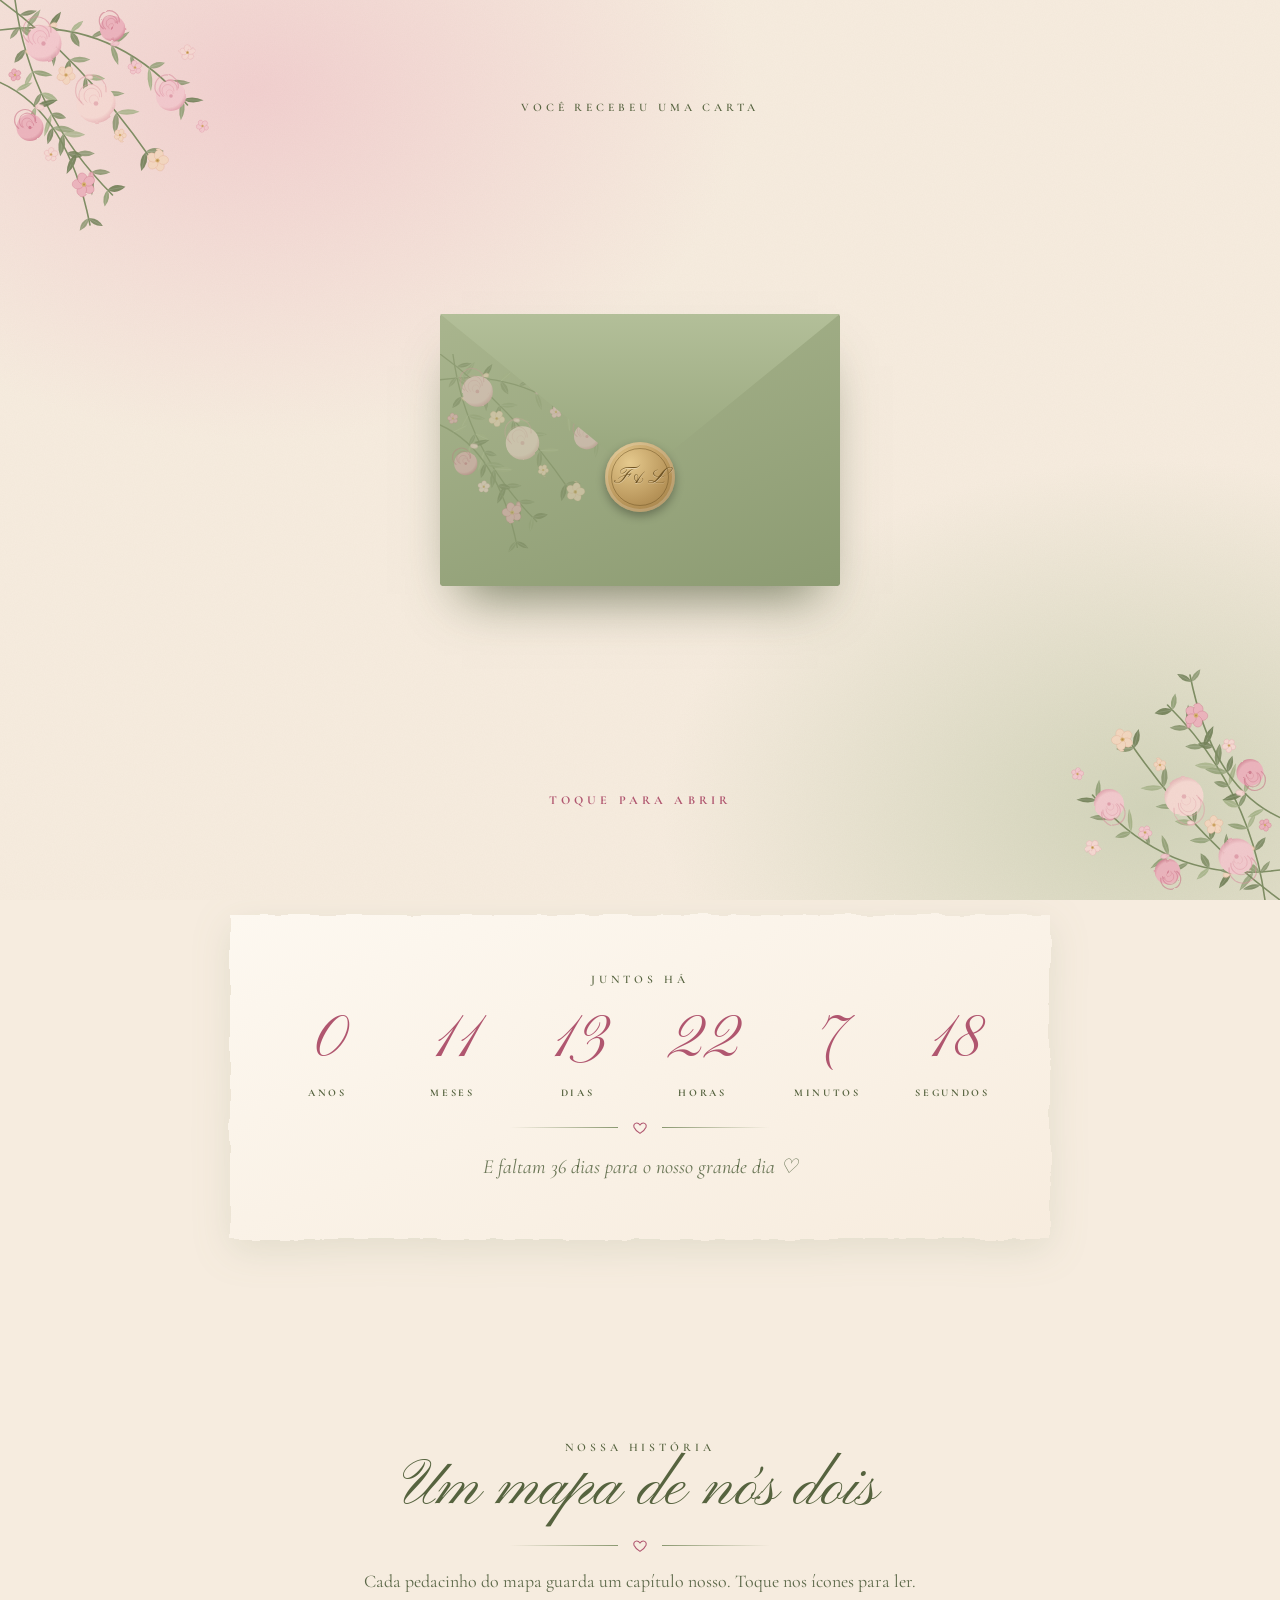
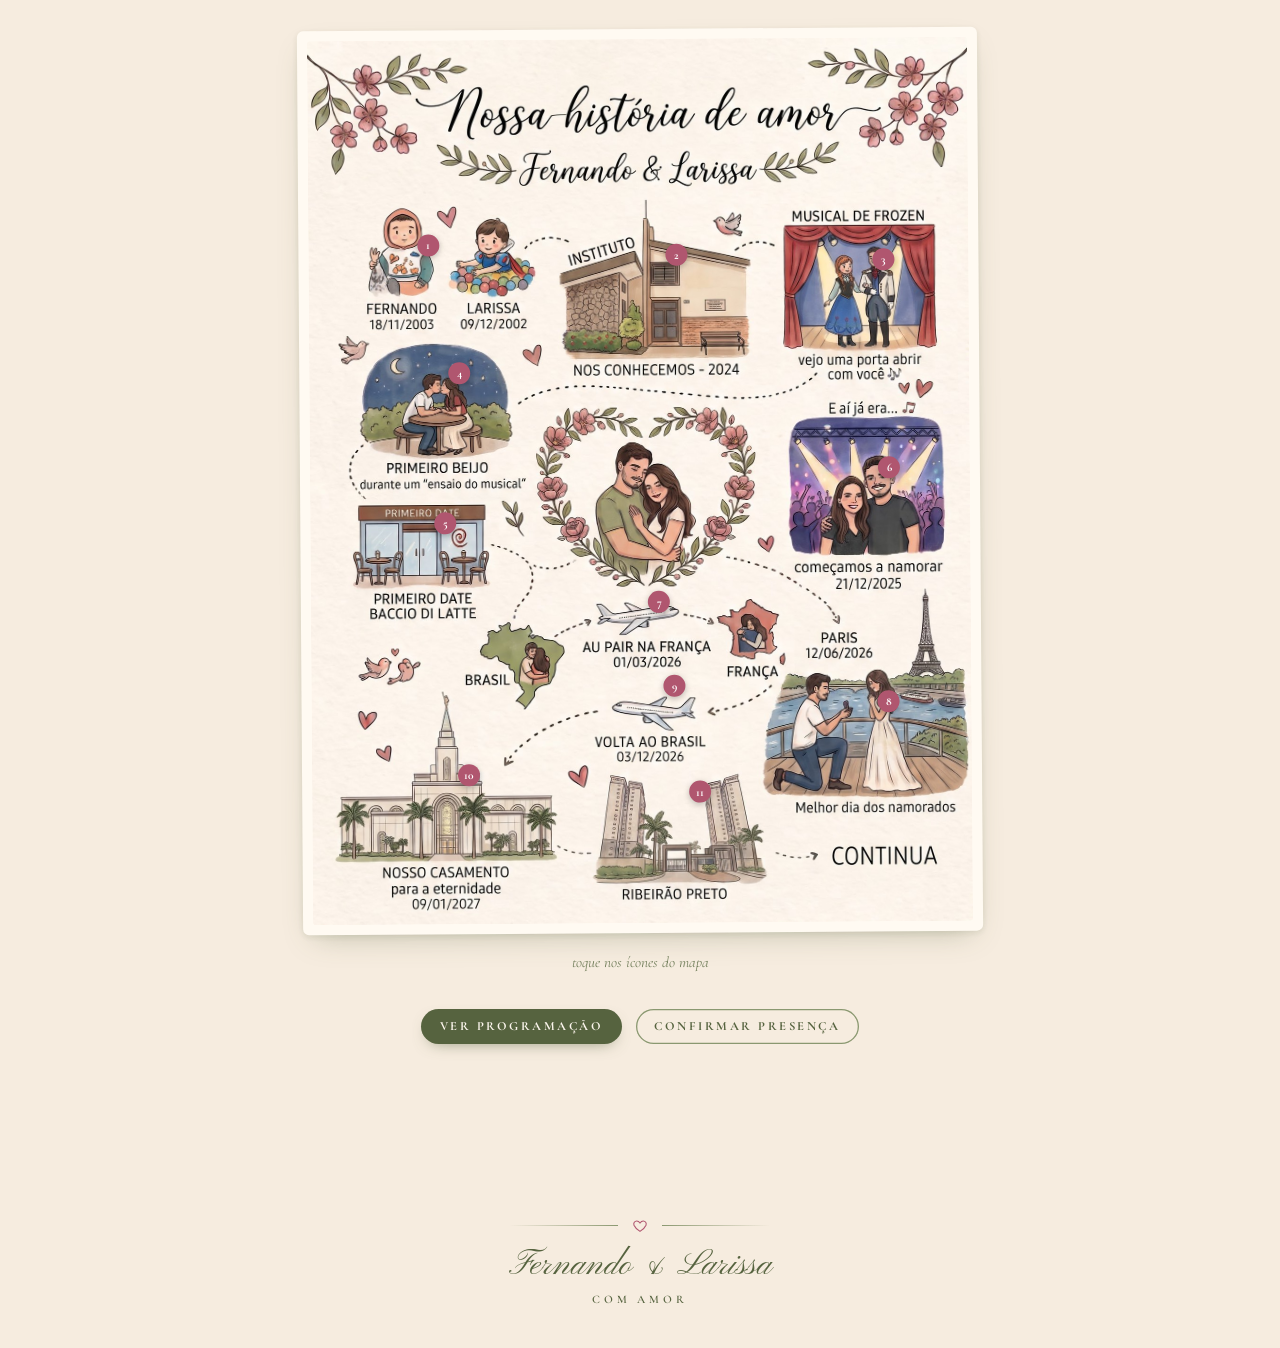
<file: casamento/index.html>
<!doctype html>
<html lang="pt-BR">
<head>
<meta charset="utf-8">
<meta name="viewport" content="width=device-width,initial-scale=1,viewport-fit=cover">
<title>Fernando &amp; Larissa</title>
<meta name="theme-color" content="#f6ecdf">
<link rel="preconnect" href="https://fonts.googleapis.com"><link rel="preconnect" href="https://fonts.gstatic.com" crossorigin>
<link href="https://fonts.googleapis.com/css2?family=Caveat:wght@500;700&family=Cormorant+Garamond:ital,wght@0,500;0,600;0,700;1,500&family=Pinyon+Script&family=VT323&display=swap" rel="stylesheet">
<link rel="stylesheet" href="css/styles.css">
</head>
<body data-page="home" class="lock">
<div class="intro" id="intro"></div>
<main>
  <section class="hero">
    <span class="fl fl-tl"></span><span class="fl fl-br"></span>
    <div>
      <p class="eyebrow">vamos nos casar</p>
      <h1 id="names"></h1>
      <div class="divider" id="dv"></div>
      <p class="meta" id="meta"></p>
      <a class="scrollhint" href="#juntos">nossa história</a>
    </div>
  </section>

  <section id="juntos" style="padding-top:20px">
    <div class="wrap">
      <div class="timer paper">
        <p class="eyebrow">juntos há</p>
        <div class="units" id="units"></div>
        <div class="divider" id="dv2"></div>
        <p class="countdown" id="countdown"></p>
      </div>
    </div>
  </section>

  <section id="historia">
    <div class="wrap">
      <div class="story-head">
        <p class="eyebrow">nossa história</p>
        <h2 class="script">Um mapa de nós dois</h2>
        <div class="divider" id="dv3"></div>
        <p class="lede" id="storyIntro"></p>
      </div>
      <div class="mapbox"><div class="mapinner" id="map"></div></div>
      <p class="maphint">toque nos ícones do mapa</p>
      <div class="cta-row">
        <a class="btn" href="programacao.html">Ver programação</a>
        <a class="btn ghost" href="presenca.html">Confirmar presença</a>
      </div>
    </div>
  </section>
</main>
<script src="js/data.js"></script>
<script src="js/common.js"></script>
<script src="js/home.js"></script>
</body>
</html>
</file>
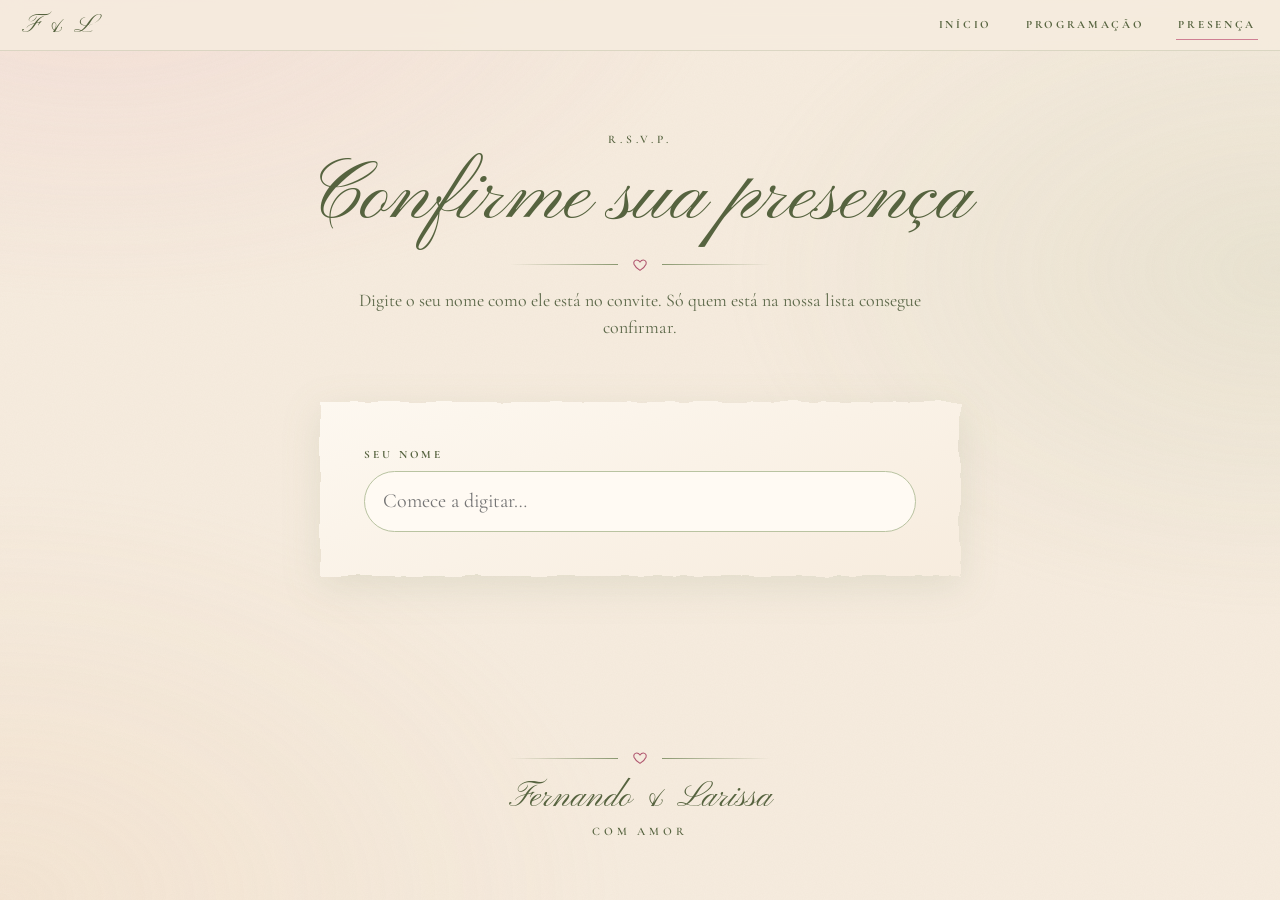
<file: casamento/presenca.html>
<!doctype html>
<html lang="pt-BR">
<head>
<meta charset="utf-8">
<meta name="viewport" content="width=device-width,initial-scale=1,viewport-fit=cover">
<title>Presença · Fernando &amp; Larissa</title>
<meta name="theme-color" content="#f6ecdf">
<link rel="preconnect" href="https://fonts.googleapis.com"><link rel="preconnect" href="https://fonts.gstatic.com" crossorigin>
<link href="https://fonts.googleapis.com/css2?family=Caveat:wght@500;700&family=Cormorant+Garamond:ital,wght@0,500;0,600;0,700;1,500&family=Pinyon+Script&family=VT323&display=swap" rel="stylesheet">
<link rel="stylesheet" href="css/styles.css">
</head>
<body data-page="rsvp">
<main>
  <div class="page-head wrap"><p class="eyebrow">r.s.v.p.</p><h1 class="script">Confirme sua presença</h1><div class="divider" id="dv"></div><p class="lede">Digite o seu nome como ele está no convite. Só quem está na nossa lista consegue confirmar.</p></div>
  <section style="padding-top:30px"><div class="wrap rsvp" id="rsvp"></div></section>
</main>
<script src="js/data.js"></script>
<script src="js/common.js"></script>
<script src="js/rsvp.js"></script>
</body>
</html>
</file>
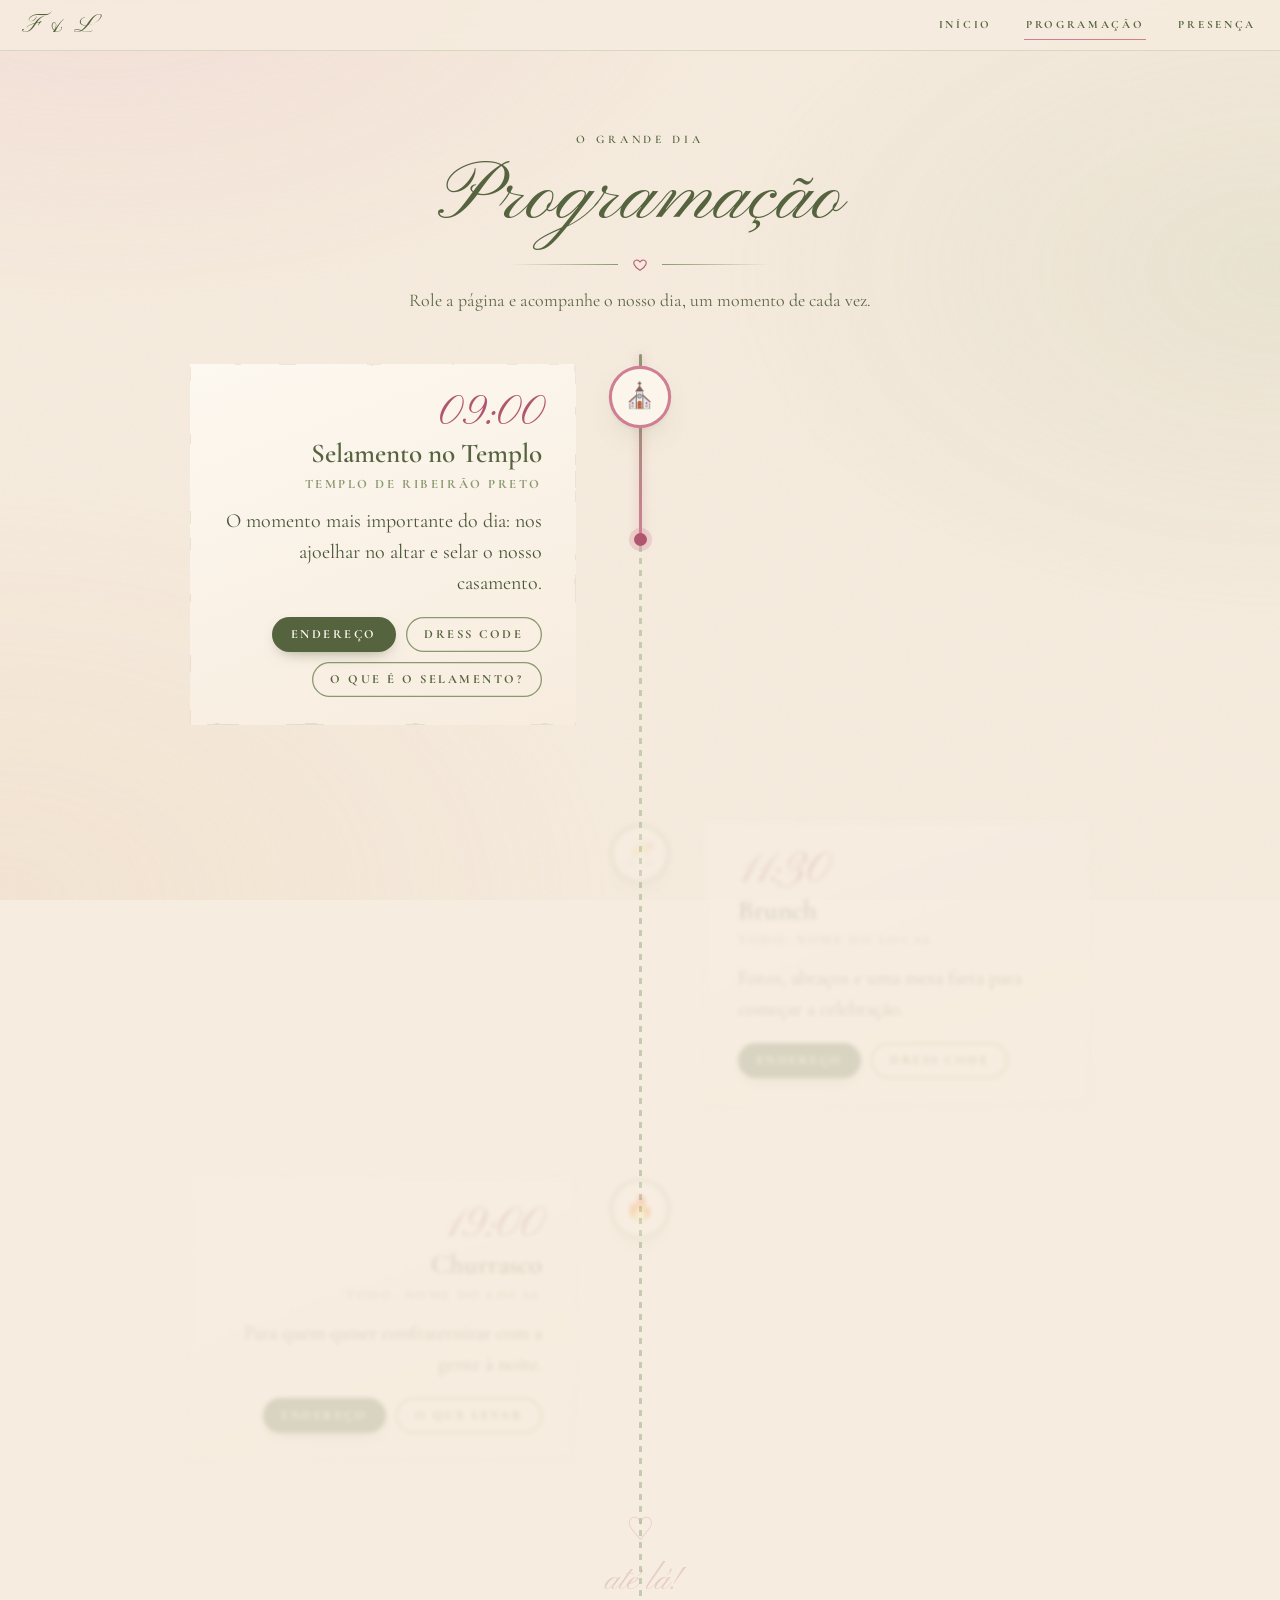
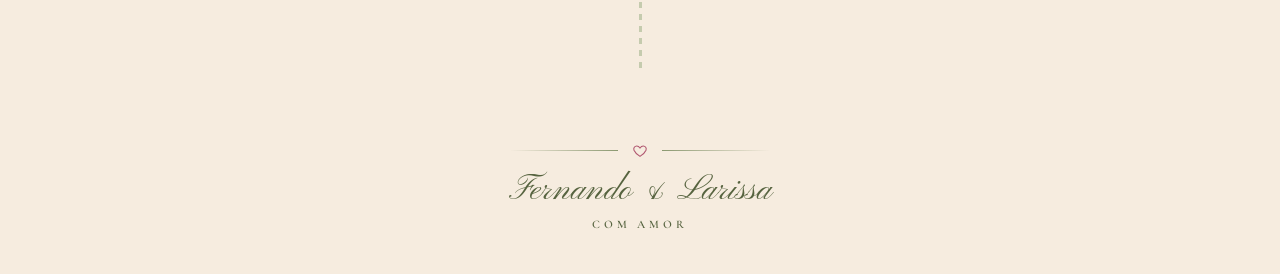
<file: casamento/programacao.html>
<!doctype html>
<html lang="pt-BR">
<head>
<meta charset="utf-8">
<meta name="viewport" content="width=device-width,initial-scale=1,viewport-fit=cover">
<title>Programação · Fernando &amp; Larissa</title>
<meta name="theme-color" content="#f6ecdf">
<link rel="preconnect" href="https://fonts.googleapis.com"><link rel="preconnect" href="https://fonts.gstatic.com" crossorigin>
<link href="https://fonts.googleapis.com/css2?family=Caveat:wght@500;700&family=Cormorant+Garamond:ital,wght@0,500;0,600;0,700;1,500&family=Pinyon+Script&family=VT323&display=swap" rel="stylesheet">
<link rel="stylesheet" href="css/styles.css">
</head>
<body data-page="prog">
<main>
  <div class="page-head wrap"><p class="eyebrow">o grande dia</p><h1 class="script">Programação</h1><div class="divider" id="dv"></div><p class="lede">Role a página e acompanhe o nosso dia, um momento de cada vez.</p></div>
  <div class="wrap"><div class="tl" id="tl"><div class="tl-line"></div><div class="tl-fill" id="fill"></div><div id="items"></div><div class="tl-end" id="end">até lá!</div></div></div>
</main>
<script src="js/data.js"></script>
<script src="js/common.js"></script>
<script src="js/timeline.js"></script>
</body>
</html>
</file>
<file: casamento/css/styles.css>
:root{
  --cream:#f6ecdf; --paper:#fbf5ec; --blush:#efc4c9; --rose:#cf7f93; --rose-d:#b0566f;
  --sage:#8a9870; --sage-d:#56633f; --sage-l:#b9c3a1; --peach:#ecc9a6; --gold:#b8955a; --ink:#4b5739;
  --serif:'Cormorant Garamond',Georgia,serif; --script:'Pinyon Script','Snell Roundhand',cursive; --hand:'Caveat',cursive;
  --shadow:0 12px 30px -12px rgba(86,99,63,.35),0 2px 6px rgba(86,99,63,.12);
}
*{box-sizing:border-box;margin:0;padding:0}
html{scroll-behavior:smooth;-webkit-text-size-adjust:100%}
body{font-family:var(--serif);font-size:20px;line-height:1.55;color:var(--ink);background:var(--cream);overflow-x:hidden;min-height:100vh;position:relative}
body::before{content:"";position:fixed;inset:0;z-index:0;pointer-events:none;opacity:.55;
  background:
   radial-gradient(900px 500px at 8% -5%,rgba(239,196,201,.55),transparent 70%),
   radial-gradient(800px 500px at 100% 30%,rgba(185,195,161,.35),transparent 70%),
   radial-gradient(900px 600px at 0% 100%,rgba(236,201,166,.35),transparent 70%)}
body::after{content:"";position:fixed;inset:0;z-index:0;pointer-events:none;opacity:.5;mix-blend-mode:multiply;
  background-image:url("data:image/svg+xml;utf8,<svg xmlns='http://www.w3.org/2000/svg' width='220' height='220'><filter id='n'><feTurbulence type='fractalNoise' baseFrequency='.9' numOctaves='2'/><feColorMatrix values='0 0 0 0 .55  0 0 0 0 .45  0 0 0 0 .35  0 0 0 .1 0'/></filter><rect width='220' height='220' filter='url(%23n)'/></svg>")}
body.lock{overflow:hidden}
main,header.nav,footer{position:relative;z-index:1}
img{max-width:100%;display:block}
a{color:inherit}
button{font:inherit;color:inherit;cursor:pointer;border:0;background:none}
.sr{position:absolute;width:1px;height:1px;overflow:hidden;clip:rect(0 0 0 0)}

/* tipografia */
.eyebrow{font-size:.72rem;letter-spacing:.34em;text-transform:uppercase;color:var(--sage-d);font-weight:600}
.script{font-family:var(--script);font-weight:400;line-height:1.05;color:var(--sage-d)}
h2.script{font-size:clamp(2.6rem,8vw,4rem)}
.lede{max-width:34em;margin:0 auto;text-align:center;font-size:1.12rem;color:#5b6748}
.divider{display:flex;align-items:center;justify-content:center;gap:14px;color:var(--sage);margin:14px auto;max-width:260px}
.divider::before,.divider::after{content:"";height:1px;flex:1;background:linear-gradient(90deg,transparent,var(--sage))}
.divider::after{background:linear-gradient(270deg,transparent,var(--sage))}
.divider svg{width:16px;height:16px;fill:none;stroke:var(--rose-d);stroke-width:1.6}

/* botões */
.btn{display:inline-flex;align-items:center;justify-content:center;gap:.5em;padding:.62em 1.5em;border-radius:999px;font-size:.78rem;letter-spacing:.2em;text-transform:uppercase;font-weight:700;text-decoration:none;
  background:var(--sage-d);color:#fbf5ec;transition:.25s;box-shadow:0 6px 16px -8px rgba(86,99,63,.7)}
.btn:hover{background:var(--rose-d);transform:translateY(-1px)}
.btn.ghost{background:transparent;color:var(--sage-d);box-shadow:inset 0 0 0 1.3px var(--sage)}
.btn.ghost:hover{background:var(--sage-d);color:#fbf5ec}
.btn.rose{background:var(--rose-d)}
.btn:focus-visible,.hs:focus-visible,.nav a:focus-visible,input:focus-visible{outline:2px solid var(--rose-d);outline-offset:3px}

/* papel com borda irregular */
.paper{position:relative;isolation:isolate}
.paper::before{content:"";position:absolute;inset:0;z-index:-1;background:linear-gradient(160deg,#fdf8f0,#f7ecde);filter:url(#deckle) drop-shadow(0 10px 18px rgba(86,99,63,.22))}

/* florais */
.fl{position:absolute;width:var(--fs,230px);aspect-ratio:1;background:url(../assets/floral.svg) no-repeat center/contain;pointer-events:none;opacity:.95}
.fl.fl-tl{top:0;left:0}
.fl.fl-tr{top:0;right:0;transform:scaleX(-1)}
.fl.fl-bl{bottom:0;left:0;transform:scaleY(-1)}
.fl.fl-br{bottom:0;right:0;transform:scale(-1,-1)}

/* nav */
.nav{position:sticky;top:0;z-index:50;display:flex;align-items:center;justify-content:space-between;gap:12px;padding:10px 22px;background:rgba(246,236,223,.82);backdrop-filter:blur(10px);border-bottom:1px solid rgba(138,152,112,.25)}
.nav .logo{white-space:nowrap;font-family:var(--script);font-size:1.7rem;color:var(--sage-d);text-decoration:none;line-height:1}
.nav nav{display:flex;gap:clamp(10px,3vw,30px)}
.nav nav a{font-size:.7rem;letter-spacing:.24em;text-transform:uppercase;font-weight:700;text-decoration:none;color:var(--sage-d);padding:6px 2px;border-bottom:1.5px solid transparent}
.nav nav a[aria-current=page]{border-color:var(--rose)}
footer{text-align:center;padding:60px 20px 40px;color:var(--sage-d)}
footer .script{font-size:2.2rem}

/* seções */
.wrap{width:min(1000px,100% - 36px);margin:0 auto}
section{padding:clamp(50px,9vw,100px) 0}
.page-head{text-align:center;padding:clamp(40px,8vw,80px) 0 10px}
.page-head .script{font-size:clamp(3rem,11vw,5.2rem);margin-top:6px}

/* HERO */
.hero{position:relative;min-height:calc(100svh - 56px);display:grid;place-items:center;text-align:center;padding:60px 18px}
.hero .fl{--fs:min(46vw,330px)}
.hero h1{font-family:var(--script);font-weight:400;font-size:clamp(3.4rem,15vw,8rem);line-height:1;color:var(--sage-d)}
.hero h1 em{display:block;font-size:.5em;color:var(--rose-d);margin:.05em 0}
.hero .meta{letter-spacing:.34em;text-transform:uppercase;font-size:.8rem;font-weight:600;color:var(--sage-d)}
.scrollhint{margin-top:34px;display:inline-block;font-size:.7rem;letter-spacing:.3em;text-transform:uppercase;color:var(--rose-d);text-decoration:none}
.scrollhint::after{content:"";display:block;width:1px;height:38px;margin:10px auto 0;background:linear-gradient(var(--rose),transparent);animation:drip 2s infinite}
@keyframes drip{0%{transform:scaleY(0);transform-origin:top}50%{transform:scaleY(1);transform-origin:top}51%{transform-origin:bottom}100%{transform:scaleY(0);transform-origin:bottom}}

/* CRONÔMETRO */
.timer{position:relative;text-align:center;padding:clamp(34px,6vw,56px) clamp(18px,4vw,46px);margin:0 auto;max-width:820px}
.timer .units{display:grid;grid-template-columns:repeat(3,1fr);gap:clamp(8px,2.4vw,22px);margin:22px 0 6px}
@media(min-width:700px){.timer .units{grid-template-columns:repeat(6,1fr)}}
.unit b{display:block;font-family:var(--script);font-weight:400;font-size:clamp(2.6rem,9vw,3.6rem);line-height:1.1;color:var(--rose-d);font-variant-numeric:tabular-nums}
.unit span{font-size:.64rem;letter-spacing:.26em;text-transform:uppercase;font-weight:700;color:var(--sage-d)}
.countdown{margin-top:16px;font-style:italic;color:#6a7656}

/* HISTÓRIA + MAPA */
.story-head{text-align:center;margin-bottom:34px}
.mapbox{max-width:680px;margin:0 auto;position:relative;border-radius:6px;padding:10px;background:#fffaf2;box-shadow:var(--shadow);transform:rotate(-.4deg)}
.mapinner{position:relative;line-height:0;border-radius:3px;overflow:hidden}
.mapinner img{width:100%;height:auto}
.hs{position:absolute;width:clamp(40px,8vw,64px);aspect-ratio:1;transform:translate(-50%,-50%);border-radius:50%}
.hs::before,.hs::after{content:"";position:absolute;inset:0;border-radius:50%;border:2px solid var(--rose-d);opacity:.0;animation:ping 2.6s infinite}
.hs::after{animation-delay:1.3s}
.hs:hover::before,.hs:focus-visible::before{opacity:.8}
.hs i{position:absolute;right:-4px;top:-4px;min-width:22px;height:22px;padding:0 5px;border-radius:11px;background:var(--rose-d);color:#fff;font:700 .72rem/22px var(--serif);text-align:center;font-style:normal;box-shadow:0 2px 6px rgba(0,0,0,.25);line-height:22px}
@keyframes ping{0%{transform:scale(.7);opacity:.85}80%,100%{transform:scale(1.5);opacity:0}}
.maphint{text-align:center;margin-top:18px;font-style:italic;font-size:.95rem;color:#76825f}
.cta-row{display:flex;flex-wrap:wrap;gap:14px;justify-content:center;margin-top:34px}

/* MODAL */
.modal{position:fixed;inset:0;z-index:200;display:grid;place-items:center;padding:16px;background:rgba(60,70,44,.5);backdrop-filter:blur(4px);opacity:0;pointer-events:none;transition:opacity .3s}
.modal.on{opacity:1;pointer-events:auto}
.sheet{position:relative;width:min(560px,100%);max-height:min(88svh,820px);overflow:auto;border-radius:10px;background:var(--paper);box-shadow:0 30px 70px -20px rgba(0,0,0,.5);padding:46px clamp(22px,5vw,40px) 34px;transform:translateY(24px) scale(.97);transition:transform .35s cubic-bezier(.2,.8,.2,1);overscroll-behavior:contain}
.modal.on .sheet{transform:none}
.sheet::before{content:"";position:sticky;top:-46px;display:block;height:0}
.sheet .fl{--fs:150px;opacity:.9}
.sheet > *{position:relative}
.sheet h3{font-family:var(--script);font-weight:400;font-size:2.6rem;line-height:1.1;color:var(--sage-d);text-align:center;margin-bottom:8px}
.sheet h4{font-family:var(--serif);font-size:1.15rem;font-weight:700;color:var(--rose-d);text-align:center;margin:10px 0 14px}
.sheet p{margin:0 0 14px;font-size:1.06rem}
.sheet .avoid{font-size:.98rem;color:#7a5f50;font-style:italic}
.sheet .close{position:absolute;top:10px;right:12px;width:38px;height:38px;border-radius:50%;font-size:1.5rem;color:var(--sage-d);z-index:5;background:rgba(251,245,236,.85)}
.sheet .close:hover{background:var(--blush)}
.sheet .chap-photo{margin:0 auto 18px;width:min(340px,90%);transform:rotate(-1.2deg);padding:6px;background:#fffaf2;box-shadow:var(--shadow);border-radius:3px}
.sheet .chap-photo img{height:auto;display:block}
.chapnav{display:flex;justify-content:space-between;gap:10px;margin-top:20px}
.refs-title{font-family:var(--script);font-size:2rem;text-align:center;margin:24px 0 10px;color:var(--rose-d)}

/* placeholder de imagem */
.imgbox{position:relative;background:linear-gradient(135deg,#f3d9d6,#dfe5cd);overflow:hidden}
.imgbox.no-img::after{content:attr(data-label);position:absolute;inset:0;display:grid;place-items:center;text-align:center;padding:10px;font-family:var(--script);font-size:1.5rem;color:var(--sage-d);opacity:.8}
.imgbox img{width:100%;height:100%;object-fit:cover}
.imgbox.no-img img{display:none}

/* CARROSSEL */
.carousel{position:relative;touch-action:pan-y;user-select:none;-webkit-user-select:none}
.car-view{position:relative;overflow:hidden;border-radius:8px;aspect-ratio:3/4;max-height:58svh;margin:0 auto;box-shadow:var(--shadow);cursor:grab;background:#f0e6d6}
.car-view:active{cursor:grabbing}
.car-slide{position:absolute;inset:0;will-change:transform}
.car-slide img{width:100%;height:100%;object-fit:cover;pointer-events:none}
.car-slide.ph{display:grid;place-items:center;background:linear-gradient(135deg,#f3d9d6,#dfe5cd);font-family:var(--script);font-size:2rem;color:var(--sage-d)}
.car-dots{display:flex;gap:8px;justify-content:center;margin-top:14px}
.car-dots button{width:8px;height:8px;border-radius:50%;background:var(--sage-l);transition:.25s}
.car-dots button.on{background:var(--rose-d);transform:scale(1.35)}
.car-arrow{position:absolute;top:50%;transform:translateY(-50%);z-index:3;width:38px;height:38px;border-radius:50%;background:rgba(251,245,236,.88);box-shadow:0 3px 10px rgba(0,0,0,.2);font-size:1.2rem;color:var(--sage-d)}
.car-arrow.prev{left:8px}.car-arrow.next{right:8px}

/* TIMELINE */
.tl{position:relative;max-width:900px;margin:30px auto 0;padding:10px 0 60px}
.tl-line{position:absolute;top:0;bottom:0;left:26px;width:3px;border-radius:2px;background:repeating-linear-gradient(var(--sage-l) 0 6px,transparent 6px 12px);opacity:.8}
.tl-fill{position:absolute;top:0;left:26px;width:3px;height:0;border-radius:2px;background:linear-gradient(var(--sage),var(--rose));box-shadow:0 0 10px rgba(207,127,147,.5)}
.tl-fill::after{content:"";position:absolute;left:50%;bottom:-6px;width:13px;height:13px;margin-left:-6.5px;border-radius:50%;background:var(--rose-d);box-shadow:0 0 0 5px rgba(207,127,147,.25)}
.tl-item{position:relative;padding:0 0 70px 76px;opacity:.18;transform:translateY(26px);filter:blur(2px);transition:opacity .8s,transform .8s,filter .8s}
.tl-item.on{opacity:1;transform:none;filter:none}
.tl-dot{position:absolute;left:0;top:6px;width:54px;height:54px;border-radius:50%;display:grid;place-items:center;font-size:1.5rem;background:var(--paper);box-shadow:0 0 0 3px var(--sage-l),var(--shadow);transition:.6s}
.tl-item.on .tl-dot{box-shadow:0 0 0 3px var(--rose),var(--shadow);transform:scale(1.04)}
.tl-card{position:relative;padding:30px clamp(20px,4vw,34px) 28px;overflow:hidden}
.tl-card .fl{--fs:120px;opacity:.75}
.tl-card > *{position:relative}
.tl-time{font-family:var(--script);font-size:2.6rem;color:var(--rose-d);line-height:1}
.tl-card h3{font-size:1.7rem;font-weight:600;color:var(--sage-d);line-height:1.2;margin:2px 0 4px}
.tl-place{font-size:.8rem;letter-spacing:.2em;text-transform:uppercase;font-weight:700;color:var(--sage)}
.tl-card p{margin:12px 0 18px}
.tl-btns{display:flex;flex-wrap:wrap;gap:10px}
.tl-end{position:relative;padding-left:76px;font-family:var(--script);font-size:2.2rem;color:var(--rose-d);opacity:.2;transition:opacity 1s}
.tl-end.on{opacity:1}
.tl-end::before{content:"♡";position:absolute;left:0;width:54px;text-align:center;font-family:var(--serif);font-size:2rem}
@media(min-width:860px){
  .tl-line,.tl-fill{left:50%;margin-left:-1.5px}
  .tl-item{padding:0 0 70px;width:50%;}
  .tl-item:nth-child(odd){padding-right:64px;margin-right:50%;text-align:right}
  .tl-item:nth-child(even){padding-left:64px;margin-left:50%}
  .tl-item:nth-child(odd) .tl-btns{justify-content:flex-end}
  .tl-item:nth-child(odd) .tl-dot{left:auto;right:-27px}
  .tl-item:nth-child(even) .tl-dot{left:-27px}
  .tl-item:nth-child(odd) .tl-card .fl{right:auto;left:0;transform:none}
  .tl-end{padding-left:0;text-align:center}
  .tl-end::before{position:static;display:block;width:auto}
}

/* RSVP */
.rsvp{max-width:640px;margin:20px auto 0}
.card{position:relative;padding:clamp(26px,5vw,44px)}
.field label{display:block;font-size:.7rem;letter-spacing:.26em;text-transform:uppercase;font-weight:700;color:var(--sage-d);margin-bottom:8px}
.field input[type=text]{width:100%;padding:14px 18px;border-radius:999px;border:1.5px solid var(--sage-l);background:#fffaf3;font:inherit;color:var(--ink);transition:.25s}
.field input[type=text]:focus{outline:none;border-color:var(--rose);box-shadow:0 0 0 4px rgba(207,127,147,.18)}
.sugg{list-style:none;margin-top:8px;border-radius:16px;overflow:hidden;background:#fffaf3;box-shadow:var(--shadow)}
.sugg li button{display:block;width:100%;text-align:left;padding:12px 20px;font-size:1.05rem;transition:.2s}
.sugg li button:hover,.sugg li button:focus-visible{background:var(--blush);outline:none}
.msg{margin-top:10px;font-style:italic;color:var(--rose-d);font-size:.98rem}
.person{padding:18px 0;border-top:1px dashed var(--sage-l)}
.person:first-of-type{border-top:0}
.person h4{font-size:1.3rem;font-weight:700;color:var(--sage-d);margin-bottom:8px}
.ev-row{display:flex;flex-wrap:wrap;align-items:center;justify-content:space-between;gap:8px 14px;padding:7px 0}
.ev-row > span{font-size:1rem}
.seg{margin-left:auto;display:inline-flex;border-radius:999px;box-shadow:inset 0 0 0 1.3px var(--sage-l);overflow:hidden}
.seg label{margin:0;position:relative;cursor:pointer;font-size:.7rem;letter-spacing:.14em;text-transform:uppercase;font-weight:700;color:var(--sage-d);padding:8px 16px;transition:.2s}
.seg input{position:absolute;opacity:0;inset:0}
.seg label:has(input:checked){background:var(--sage-d);color:#fff}
.seg label.no:has(input:checked){background:var(--rose-d)}
.seg label:has(input:focus-visible){outline:2px solid var(--rose-d);outline-offset:-3px}
textarea{width:100%;min-height:90px;margin-top:6px;padding:14px 18px;border-radius:18px;border:1.5px solid var(--sage-l);background:#fffaf3;font:inherit;color:var(--ink);resize:vertical}
textarea:focus{outline:none;border-color:var(--rose)}
.done{text-align:center}
.done .script{font-size:3rem}
.hidden{display:none!important}

/* ============ CARTA / INTRO ============ */
.intro{position:fixed;inset:0;z-index:300;overflow:hidden;background:
  radial-gradient(700px 500px at 20% 10%,rgba(239,196,201,.7),transparent 70%),
  radial-gradient(700px 500px at 90% 90%,rgba(185,195,161,.6),transparent 70%),var(--cream);transition:opacity 1s,visibility 1s}
.intro::after{content:"";position:absolute;inset:0;pointer-events:none;mix-blend-mode:multiply;opacity:.5;background-image:url("data:image/svg+xml;utf8,<svg xmlns='http://www.w3.org/2000/svg' width='220' height='220'><filter id='n'><feTurbulence type='fractalNoise' baseFrequency='.9' numOctaves='2'/><feColorMatrix values='0 0 0 0 .55  0 0 0 0 .45  0 0 0 0 .35  0 0 0 .1 0'/></filter><rect width='220' height='220' filter='url(%23n)'/></svg>")}
.intro.gone{opacity:0;visibility:hidden}
.intro .fl{--fs:min(40vw,270px)}
.intro-top{position:absolute;top:max(70px,11svh);left:0;right:0;text-align:center;z-index:2}
.intro-top .script{font-size:clamp(2.4rem,9vw,3.4rem)}
.hint{position:absolute;bottom:max(60px,10svh);left:0;right:0;text-align:center;z-index:2;text-shadow:0 0 8px var(--cream);font-size:.76rem;letter-spacing:.34em;text-transform:uppercase;font-weight:700;color:var(--rose-d);animation:pulse 2.2s infinite}
@keyframes pulse{50%{opacity:.4;transform:translateY(3px)}}
.intro.opened .hint,.intro.opened .intro-top{opacity:0;animation:none;transition:opacity .5s}
.stage{position:absolute;inset:0;z-index:2;display:grid;place-items:center;perspective:1400px}
.env{--ew:min(84vw,400px);position:relative;width:var(--ew);height:calc(var(--ew)*.68);cursor:pointer;transition:transform .9s cubic-bezier(.6,0,.2,1),opacity .9s}
.env:focus-visible{outline:2px solid var(--rose-d);outline-offset:14px}
.env-3d{position:absolute;inset:0;transform-style:preserve-3d;transition:transform 1.4s cubic-bezier(.55,0,.25,1)}
.env-face{position:absolute;inset:0;backface-visibility:hidden;-webkit-backface-visibility:hidden;perspective:1000px}
.env-face.back{transform:rotateY(180deg)}
.env-body{position:absolute;inset:0;border-radius:4px;background:linear-gradient(160deg,#9aa87f,#7d8c63);box-shadow:0 30px 50px -22px rgba(60,75,40,.7)}
.env-items{position:absolute;inset:0;z-index:2;clip-path:inset(0)}
.env.open .env-items{clip-path:inset(-600% -40% 0 -40%)}
.env-pocket{position:absolute;inset:0;z-index:3;border-radius:4px;background:linear-gradient(160deg,#a9b58e,#8c9b72);clip-path:polygon(0 0,50% 56%,100% 0,100% 100%,0 100%);filter:drop-shadow(0 -2px 3px rgba(0,0,0,.12))}
.env-pocket::after{content:"";position:absolute;inset:0;background:url(../assets/floral.svg) no-repeat left bottom/58% auto;opacity:.5}
.env-flap{position:absolute;left:0;right:0;top:0;height:60%;z-index:5;transform-origin:50% 0;transform-style:preserve-3d;transition:transform .8s cubic-bezier(.5,0,.3,1),z-index 0s .4s}
.env-flap::before,.env-flap::after{content:"";position:absolute;inset:0;clip-path:polygon(0 0,100% 0,50% 100%);backface-visibility:hidden;-webkit-backface-visibility:hidden}
.env-flap::before{background:linear-gradient(180deg,#b3bf99,#95a47a)}
.env-flap::after{transform:rotateX(180deg);background:linear-gradient(0deg,#d9aebb,#e8c4cb)}
.env.open .env-flap{transform:rotateX(180deg);z-index:1}
.seal{position:absolute;z-index:6;left:50%;top:60%;width:clamp(52px,15vw,70px);aspect-ratio:1;margin:calc(clamp(52px,15vw,70px)/-2) 0 0 calc(clamp(52px,15vw,70px)/-2);border-radius:50%;display:grid;place-items:center;
  background:radial-gradient(circle at 35% 30%,#e5c98d,#b8955a 60%,#97763f);box-shadow:0 4px 10px rgba(0,0,0,.3),inset 0 0 0 3px rgba(255,255,255,.18);font-family:var(--script);font-size:1.5rem;color:#6f5424;text-shadow:0 1px 0 rgba(255,255,255,.35);transition:.5s}
.seal::before{content:"";position:absolute;inset:6px;border-radius:50%;border:1px solid rgba(111,84,36,.5)}
.env.open .seal{opacity:0;transform:scale(1.3) rotate(18deg)}

/* itens dentro do envelope */
.env-items,.item{backface-visibility:hidden;-webkit-backface-visibility:hidden}
.item{position:absolute;left:50%;transform:translate(-50%,0);transition:transform 1.1s cubic-bezier(.2,.8,.2,1);box-shadow:var(--shadow)}
.env .item.invite{width:78%;top:34%;z-index:3}
.env .item.photo{width:22%;top:26%;z-index:2;margin-left:-32%}
.env .item.note{width:56%;top:30%;z-index:1;margin-left:16%}
.env.open .item.invite{transform:translate(-50%,-48%)}
.env.open .item.photo{transform:translate(-50%,-28%) rotate(-5deg);transition-delay:.15s}
.env.open .item.note{transform:translate(-50%,-30%) rotate(4deg);transition-delay:.3s}

.invite{aspect-ratio:2/3;border-radius:3px;overflow:hidden;background:#f7ecde}
.invite img{width:100%;height:100%;object-fit:cover;display:block}

/* foto estilo filme */
.photo{aspect-ratio:720/2364;background:#111;border-radius:2px;overflow:hidden}
.photo img{width:100%;height:100%;object-fit:cover;display:block}

/* bilhete */
.note{background:#fffdf6;padding:22px 18px 20px;border-radius:2px;font-family:var(--hand);color:#34406b;font-size:clamp(.72rem,2.9vw,.88rem);line-height:1.22;
  background-image:repeating-linear-gradient(transparent 0 1.24em,rgba(120,150,190,.28) 1.24em calc(1.24em + 1px));background-position:0 .3em;aspect-ratio:auto}
.note p{margin-bottom:.45em}
.note p:first-child{font-size:1.15em;font-weight:700}
.note p:last-child{text-align:right;margin:0}
.note::before{content:"";position:absolute;left:50%;top:-10px;width:62px;height:22px;margin-left:-31px;background:rgba(236,201,166,.7);transform:rotate(-3deg);box-shadow:0 1px 2px rgba(0,0,0,.1)}

/* leque final */
.fan{position:absolute;inset:0;z-index:4;pointer-events:none}
.fan .item{pointer-events:auto;cursor:pointer;margin:0;transform:none;transition:filter .3s}
.fan .item.invite{width:min(66vw,255px);left:50%;top:36%;margin-left:calc(min(66vw,255px)/-2);margin-top:calc(min(66vw,255px)*-.75);transform:none;z-index:3}
.fan .item.photo{width:min(23vw,90px);left:2vw;top:31%;margin:0;--rot:-6deg;z-index:2}
.fan .item.note{width:min(46vw,190px);left:50%;top:73%;margin-left:calc(min(46vw,190px)*-.3);margin-top:calc(min(46vw,190px)*-.55);--rot:6deg;z-index:2}
.fan .item.photo,.fan .item.note{transform:rotate(var(--rot))}
.fan .item.front{z-index:9}
@media(min-width:820px){
  .fan .item.invite{top:50%;width:330px;margin-left:-165px;margin-top:-247px}
  .fan .item.photo{top:50%;width:112px;left:50%;margin-left:-400px;margin-top:-184px}
  .fan .item.note{top:50%;width:250px;left:50%;margin-left:240px;margin-top:-140px}
  .note{font-size:1.05rem}
}
.enter{position:absolute;z-index:10;bottom:max(22px,3.5svh);left:50%;transform:translate(-50%,20px);opacity:0;pointer-events:none;transition:.8s .2s}
.intro.fanned .enter{opacity:1;transform:translate(-50%,0);pointer-events:auto}
.env.out{opacity:0;transform:translateY(40px) scale(.95);pointer-events:none}

@media(prefers-reduced-motion:reduce){*{animation:none!important;transition-duration:.01s!important}}
.invite .imgbox,.photo .imgbox{height:100%}
</file>
